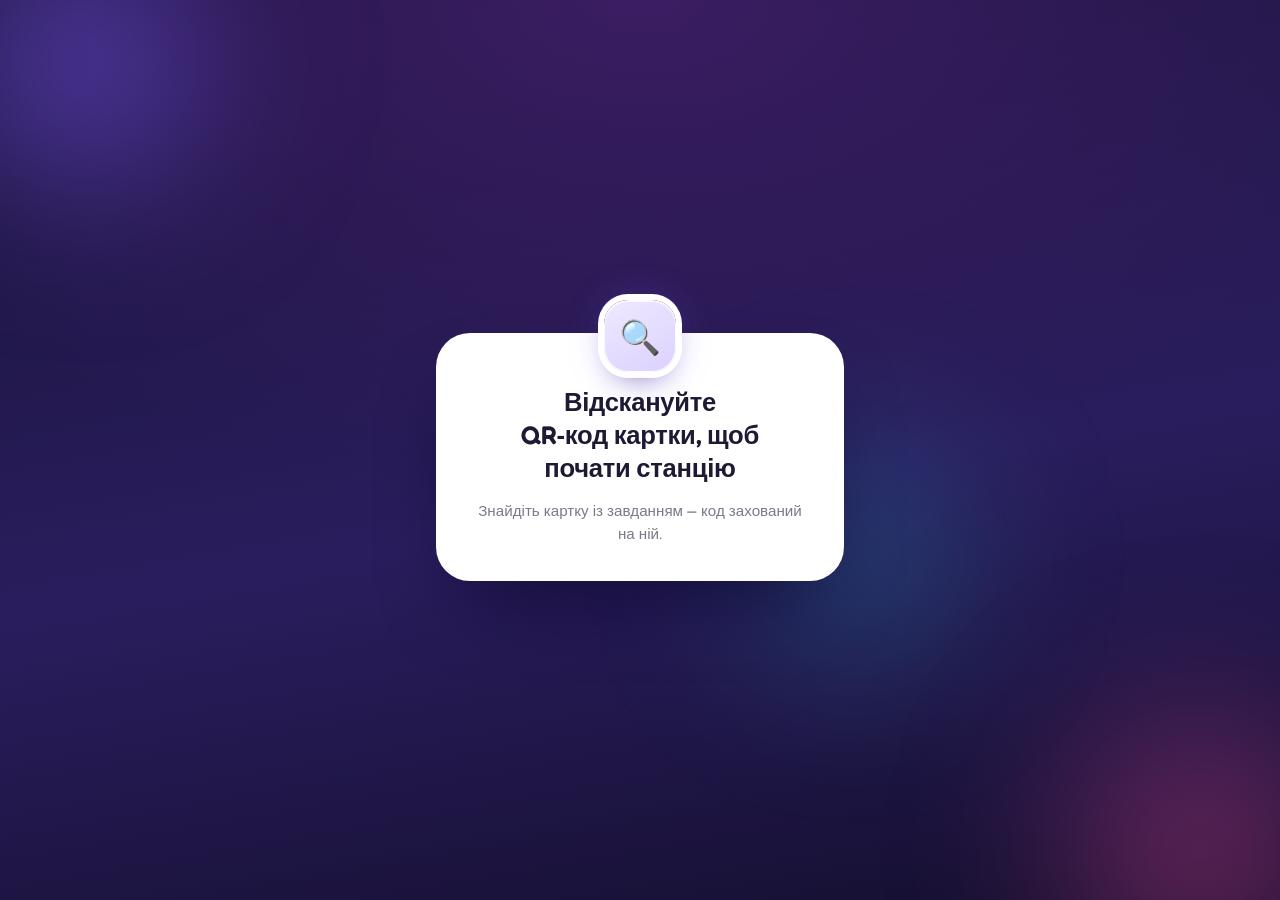
<file: index.html>
<!DOCTYPE html>
<html lang="uk">
<head>
<meta charset="UTF-8">
<meta name="viewport" content="width=device-width, initial-scale=1, maximum-scale=1">
<meta name="theme-color" content="#1b1640">
<title>Врятуй школу — математичний квест</title>
<link rel="icon" href="data:image/svg+xml,<svg xmlns='http://www.w3.org/2000/svg' viewBox='0 0 100 100'><text y='.9em' font-size='90'>👾</text></svg>">
<link rel="preconnect" href="https://fonts.googleapis.com">
<link rel="preconnect" href="https://fonts.gstatic.com" crossorigin>
<link href="https://fonts.googleapis.com/css2?family=Fredoka:wght@400;500;600;700&display=swap" rel="stylesheet">
<link rel="stylesheet" href="style.css">
</head>
<body>

<div class="aurora aurora--one" aria-hidden="true"></div>
<div class="aurora aurora--two" aria-hidden="true"></div>
<div class="aurora aurora--three" aria-hidden="true"></div>

<main id="stage-screen" class="screen" hidden>
  <div class="card">
    <div class="badge-wrap">
      <div id="stage-icon" class="icon-badge"></div>
    </div>
    <div id="progress-dots" class="progress-dots"></div>
    <h1 id="stage-title" class="stage-title"></h1>
    <p id="fields-hint" class="fields-hint"></p>

    <div id="inputs-area" class="inputs-area"></div>

    <div id="feedback" class="feedback" hidden></div>
  </div>

  <button id="submit-btn" type="button" class="submit-btn" aria-label="Проверить ответ">
    <svg viewBox="0 0 24 24" width="30" height="30" fill="none" stroke="currentColor" stroke-width="3" stroke-linecap="round" stroke-linejoin="round">
      <path d="M4 12.5L9.5 18L20 6"/>
    </svg>
  </button>
</main>

<section id="success-screen" class="screen" hidden>
  <div class="card card--final">
    <div class="badge-wrap badge-wrap--green">
      <div class="icon-badge icon-badge--green">✅</div>
    </div>
    <div id="success-dots" class="progress-dots"></div>
    <h1 class="stage-title stage-title--green">Правильно!</h1>
    <p id="success-hint" class="next-step"></p>

    <div class="location">
      <span class="location-pin">📍</span>
      <span class="location-body">
        <span class="location-label">Куди бігти далі</span>
        <span id="success-riddle" class="location-riddle"></span>
        <button id="success-reveal" class="reveal" type="button">
          <span class="place-icon">
            <span class="place-icon-locked">🔒</span>
            <span id="success-place-icon" class="place-icon-open"></span>
          </span>
          <span class="reveal-mask"><span id="success-location" class="reveal-text"></span></span>
          <span class="reveal-hint">натисніть, щоб розблокувати</span>
        </button>
      </span>
    </div>

    <p class="card-note">На місці знайдіть картку та відскануйте її QR&#8209;код.</p>
  </div>
</section>

<section id="no-stage-screen" class="screen" hidden>
  <div class="card">
    <div class="badge-wrap">
      <div class="icon-badge">🔍</div>
    </div>
    <h1 class="stage-title">Відскануйте QR&#8209;код картки, щоб почати станцію</h1>
    <p class="card-note">Знайдіть картку із завданням — код захований на ній.</p>
  </div>
</section>

<section id="final-screen" class="screen" hidden>
  <div class="confetti" aria-hidden="true">
    <span></span><span></span><span></span><span></span><span></span>
    <span></span><span></span><span></span><span></span><span></span>
  </div>
  <div class="card card--final">
    <div class="badge-wrap badge-wrap--gold">
      <div class="icon-badge icon-badge--gold">🏆</div>
    </div>
    <h1 class="stage-title stage-title--gold">Місію завершено!</h1>
    <p class="card-note">Усі чотири станції та Boss Fight пройдено — школу врятовано.</p>
    <p id="final-hint" class="final-hint"></p>

    <div class="location location--gold">
      <span class="location-pin">🏁</span>
      <span class="location-body">
        <span class="location-label">Фінальна точка</span>
        <span id="final-riddle" class="location-riddle"></span>
        <button id="final-reveal" class="reveal" type="button">
          <span class="place-icon">
            <span class="place-icon-locked">🔒</span>
            <span id="final-place-icon" class="place-icon-open"></span>
          </span>
          <span class="reveal-mask"><span id="final-location" class="reveal-text"></span></span>
          <span class="reveal-hint">натисніть, щоб розблокувати</span>
        </button>
      </span>
    </div>
  </div>
</section>

<div id="gate" class="gate" hidden>
  <div class="gate-card" role="dialog" aria-modal="true" aria-labelledby="gate-task">
    <button id="gate-close" class="gate-close" type="button" aria-label="Закрити">×</button>
    <p class="gate-label">Розв'яжіть, щоб відкрити підказку</p>
    <p id="gate-task" class="gate-task"></p>
    <input id="gate-input" class="gate-input" type="number" inputmode="numeric" placeholder="?">
    <p id="gate-error" class="gate-error" hidden>Не те число — спробуйте ще раз</p>
    <button id="gate-submit" class="gate-submit" type="button">Відкрити</button>
  </div>
</div>

<script src="script.js" defer></script>
</body>
</html>
</file>
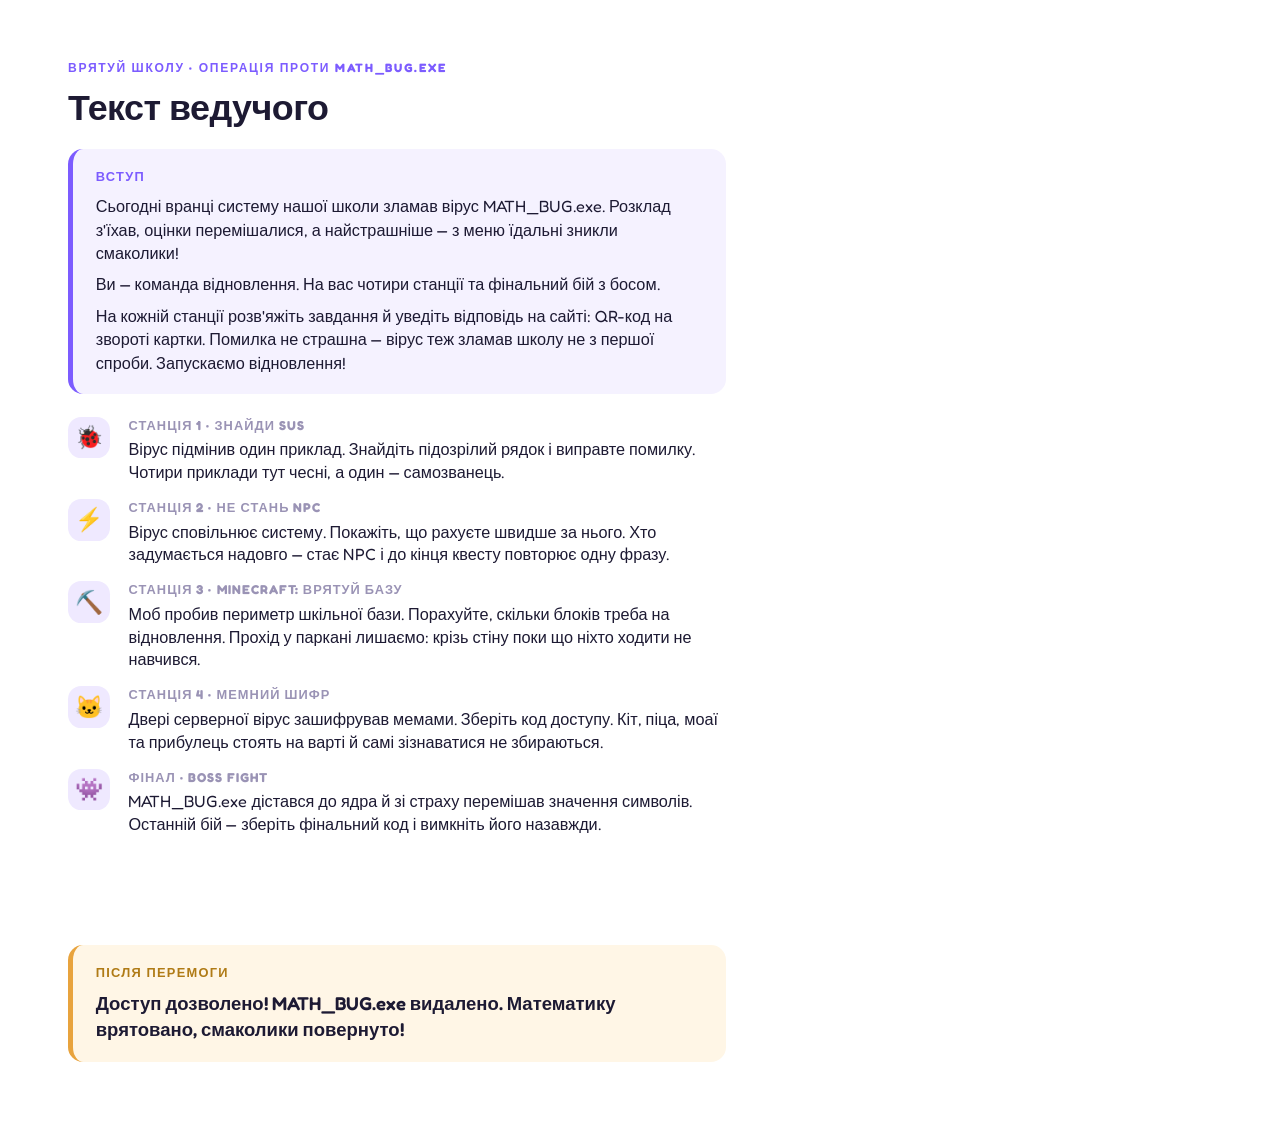
<file: host.html>
<!DOCTYPE html>
<html lang="uk">
<head>
<meta charset="UTF-8">
<title>Текст ведучого — Врятуй школу</title>
<link rel="preconnect" href="https://fonts.googleapis.com">
<link rel="preconnect" href="https://fonts.gstatic.com" crossorigin>
<link href="https://fonts.googleapis.com/css2?family=Fredoka:wght@400;500;600;700&display=swap" rel="stylesheet">
<style>
  @page { size: A4 portrait; margin: 0; }

  * { box-sizing: border-box; }

  body {
    margin: 0;
    font-family: "Fredoka", "Segoe UI", sans-serif;
    color: #1d1a33;
    -webkit-print-color-adjust: exact;
    print-color-adjust: exact;
  }

  .page {
    width: 210mm;
    height: 297mm;
    padding: 16mm 18mm;
    display: flex;
    flex-direction: column;
  }

  .kicker {
    font-size: 3.2mm;
    font-weight: 700;
    letter-spacing: 0.14em;
    text-transform: uppercase;
    color: #7c5cff;
  }

  h1 {
    margin: 3mm 0 0;
    font-size: 9.5mm;
    font-weight: 600;
    line-height: 1.1;
    letter-spacing: -0.015em;
  }

  .intro {
    margin-top: 6mm;
    padding: 5mm 6mm;
    border-radius: 4mm;
    background: #f5f2ff;
    border-left: 1.4mm solid #7c5cff;
  }

  .intro .label {
    font-size: 3.4mm;
    font-weight: 700;
    letter-spacing: 0.1em;
    text-transform: uppercase;
    color: #7c5cff;
    margin-bottom: 3mm;
  }

  .intro p {
    margin: 0;
    font-size: 4.3mm;
    line-height: 1.45;
  }

  .intro p + p { margin-top: 2mm; }

  .steps { margin-top: 6mm; display: grid; gap: 4mm; }

  .step {
    display: flex;
    align-items: flex-start;
    gap: 5mm;
  }

  .step .icon {
    flex-shrink: 0;
    width: 11mm;
    height: 11mm;
    display: grid;
    place-items: center;
    border-radius: 3.5mm;
    background: #efe9ff;
    font-size: 6mm;
    line-height: 1;
  }

  .step .name {
    font-size: 3.4mm;
    font-weight: 700;
    letter-spacing: 0.08em;
    text-transform: uppercase;
    color: #9a93b5;
    margin-bottom: 1.5mm;
  }

  .step .say {
    font-size: 4.3mm;
    line-height: 1.4;
  }

  .win {
    margin-top: auto;
    padding: 5mm 6mm;
    border-radius: 4mm;
    background: #fff6e6;
    border-left: 1.4mm solid #e8a33d;
  }

  .win .label {
    font-size: 3.4mm;
    font-weight: 700;
    letter-spacing: 0.1em;
    text-transform: uppercase;
    color: #b07b16;
    margin-bottom: 3mm;
  }

  .win p {
    margin: 0;
    font-size: 4.9mm;
    font-weight: 600;
    line-height: 1.4;
  }
</style>
</head>
<body>

<div class="page">
  <div class="kicker">Врятуй школу · операція проти MATH_BUG.exe</div>
  <h1>Текст ведучого</h1>

  <div class="intro">
    <div class="label">Вступ</div>
    <p>Сьогодні вранці систему нашої школи зламав вірус MATH_BUG.exe. Розклад з'їхав, оцінки перемішалися, а найстрашніше — з меню їдальні зникли смаколики!</p>
    <p>Ви — команда відновлення. На вас чотири станції та фінальний бій з босом.</p>
    <p>На кожній станції розв'яжіть завдання й уведіть відповідь на сайті: QR-код на звороті картки. Помилка не страшна — вірус теж зламав школу не з першої спроби. Запускаємо відновлення!</p>
  </div>

  <div class="steps">
    <div class="step">
      <div class="icon">🐞</div>
      <div>
        <div class="name">Станція 1 · Знайди SUS</div>
        <div class="say">Вірус підмінив один приклад. Знайдіть підозрілий рядок і виправте помилку. Чотири приклади тут чесні, а один — самозванець.</div>
      </div>
    </div>

    <div class="step">
      <div class="icon">⚡</div>
      <div>
        <div class="name">Станція 2 · Не стань NPC</div>
        <div class="say">Вірус сповільнює систему. Покажіть, що рахуєте швидше за нього. Хто задумається надовго — стає NPC і до кінця квесту повторює одну фразу.</div>
      </div>
    </div>

    <div class="step">
      <div class="icon">⛏️</div>
      <div>
        <div class="name">Станція 3 · Minecraft: врятуй базу</div>
        <div class="say">Моб пробив периметр шкільної бази. Порахуйте, скільки блоків треба на відновлення. Прохід у паркані лишаємо: крізь стіну поки що ніхто ходити не навчився.</div>
      </div>
    </div>

    <div class="step">
      <div class="icon">🐱</div>
      <div>
        <div class="name">Станція 4 · Мемний шифр</div>
        <div class="say">Двері серверної вірус зашифрував мемами. Зберіть код доступу. Кіт, піца, моаї та прибулець стоять на варті й самі зізнаватися не збираються.</div>
      </div>
    </div>

    <div class="step">
      <div class="icon">👾</div>
      <div>
        <div class="name">Фінал · Boss Fight</div>
        <div class="say">MATH_BUG.exe дістався до ядра й зі страху перемішав значення символів. Останній бій — зберіть фінальний код і вимкніть його назавжди.</div>
      </div>
    </div>
  </div>

  <div class="win">
    <div class="label">Після перемоги</div>
    <p>Доступ дозволено! MATH_BUG.exe видалено. Математику врятовано, смаколики повернуто!</p>
  </div>
</div>

</body>
</html>
</file>
<file: style.css>
:root {
  --night-1: #171336;
  --night-2: #2a1d5e;
  --night-3: #3b1d63;
  --ink: #1d1a33;
  --ink-soft: rgba(29, 26, 51, 0.58);
  --accent: #7c5cff;
  --accent-2: #b14bf4;
  --accent-soft: #c4b5fd;
  --field-bg: #f4f1ff;
  --field-border: #ddd5f7;
  --success-bg: #e6f8ee;
  --success-text: #11854f;
  --success-line: #7ed3a6;
  --fail-bg: #fdeceb;
  --fail-text: #d4493c;
  --fail-line: #f0a79e;
  --neutral-bg: #fff6e2;
  --neutral-text: #a9771a;
  --btn-size: 72px;
  --radius-xl: 34px;
  --radius-lg: 20px;
}

* {
  box-sizing: border-box;
}

html, body {
  margin: 0;
  padding: 0;
  min-height: 100%;
}

/* Колір самого html: саме його видно, коли сторінку «відтягують»
   за край (overscroll), інакше там світиться біле тло. */
html {
  background-color: var(--night-1);
}

body {
  position: relative;
  min-height: 100dvh;
  font-family: "Fredoka", "Segoe UI", sans-serif;
  color: var(--ink);
  background:
    radial-gradient(120% 90% at 50% 0%, var(--night-3), transparent 60%),
    linear-gradient(170deg, var(--night-1), var(--night-2) 55%, #140f2e);
  background-attachment: fixed;
  overflow-x: hidden;
}

.aurora {
  position: fixed;
  border-radius: 50%;
  filter: blur(80px);
  z-index: 0;
  pointer-events: none;
  animation: drift 14s ease-in-out infinite;
}

.aurora--one {
  width: 340px;
  height: 340px;
  top: -110px;
  left: -90px;
  background: radial-gradient(circle, rgba(124, 92, 255, 0.75), transparent 70%);
}

.aurora--two {
  width: 380px;
  height: 380px;
  bottom: -140px;
  right: -110px;
  background: radial-gradient(circle, rgba(236, 72, 153, 0.55), transparent 70%);
  animation-delay: -5s;
}

.aurora--three {
  width: 300px;
  height: 300px;
  top: 45%;
  left: 55%;
  background: radial-gradient(circle, rgba(34, 211, 238, 0.35), transparent 70%);
  animation-delay: -9s;
}

.screen {
  position: relative;
  z-index: 1;
  min-height: 100dvh;
  width: 100%;
  display: flex;
  flex-direction: column;
  align-items: center;
  gap: 26px;
  padding: 46px 20px max(32px, env(safe-area-inset-bottom));
  overflow-y: auto;
}

/* Центрирует содержимое, но при нехватке высоты отступы схлопываются,
   и ничего не обрезается — в отличие от justify-content: center. */
.screen::before,
.screen::after {
  content: "";
  margin: auto;
}

.screen > * {
  flex-shrink: 0;
}

.screen[hidden] {
  display: none;
}

.card {
  position: relative;
  z-index: 1;
  width: 100%;
  max-width: 372px;
  background: #ffffff;
  border: 1px solid rgba(255, 255, 255, 0.7);
  border-radius: var(--radius-xl);
  box-shadow:
    0 40px 80px -32px rgba(10, 4, 40, 0.75),
    0 2px 0 rgba(255, 255, 255, 0.9) inset;
  padding: 56px 26px 30px;
  display: flex;
  flex-direction: column;
  align-items: center;
  text-align: center;
  gap: 16px;
  animation: rise-in 0.5s cubic-bezier(0.22, 1, 0.36, 1);
}

.badge-wrap {
  position: absolute;
  top: -34px;
  left: 50%;
  transform: translateX(-50%);
}

.badge-wrap::after {
  content: "";
  position: absolute;
  inset: 6px;
  border-radius: 50%;
  background: var(--accent);
  filter: blur(22px);
  opacity: 0.5;
  z-index: -1;
}

.badge-wrap--gold::after {
  background: #f5a623;
  opacity: 0.55;
}

.badge-wrap--green::after {
  background: #22c55e;
  opacity: 0.5;
}

.icon-badge {
  width: 72px;
  height: 72px;
  border-radius: 24px;
  display: flex;
  align-items: center;
  justify-content: center;
  font-size: 2.1rem;
  background: linear-gradient(150deg, #efe9ff, #dcd1ff);
  border: 1px solid rgba(255, 255, 255, 0.85);
  box-shadow:
    0 0 0 6px #ffffff,
    0 16px 30px -14px rgba(60, 30, 140, 0.65),
    0 1px 0 rgba(255, 255, 255, 0.9) inset;
}

.icon-badge--gold {
  background: linear-gradient(150deg, #fff3dc, #ffe0ab);
}

.icon-badge--green {
  background: linear-gradient(150deg, #e4fbee, #c4f3d8);
  animation: badge-pop 0.5s cubic-bezier(0.34, 1.56, 0.64, 1);
}

.progress-dots {
  display: flex;
  align-items: center;
  gap: 7px;
  margin-top: 4px;
}

.dot {
  width: 7px;
  height: 7px;
  border-radius: 50%;
  background: #ded7f2;
  transition: all 0.28s cubic-bezier(0.22, 1, 0.36, 1);
}

.dot.done {
  background: var(--accent);
}

.dot.current {
  width: 22px;
  border-radius: 4px;
  background: linear-gradient(90deg, var(--accent), var(--accent-2));
}

.stage-title {
  font-size: clamp(1.35rem, 6vw, 1.6rem);
  font-weight: 600;
  line-height: 1.28;
  letter-spacing: -0.01em;
  margin: 0;
  color: var(--ink);
  text-wrap: balance;
}

.fields-hint {
  margin: -6px 0 0;
  font-size: 0.92rem;
  line-height: 1.35;
  color: var(--ink-soft);
  text-wrap: pretty;
}

.card-note {
  font-size: 0.95rem;
  line-height: 1.5;
  margin: 0;
  color: var(--ink-soft);
}

.inputs-area {
  width: 100%;
  display: flex;
  flex-wrap: wrap;
  justify-content: center;
  gap: 12px;
  margin-top: 4px;
}

.inputs-area--compact {
  gap: 10px;
}

.inputs-area--compact .input-field {
  flex: 1 1 72px;
  min-width: 72px;
  max-width: 104px;
  gap: 5px;
}

.inputs-area--compact .input-field label {
  font-size: 0.68rem;
  padding: 2px 9px;
}

.inputs-area--compact .input-field input {
  font-size: 1.35rem;
  padding: 11px 4px;
  border-radius: 15px;
}

.input-field {
  flex: 1 1 100px;
  display: flex;
  flex-direction: column;
  align-items: stretch;
  gap: 8px;
  min-width: 92px;
}

.input-field label {
  align-self: center;
  font-size: 0.78rem;
  font-weight: 600;
  letter-spacing: 0.06em;
  text-transform: uppercase;
  color: var(--accent);
  background: #f2eeff;
  border-radius: 999px;
  padding: 3px 12px;
}

.input-field input {
  width: 100%;
  font-family: inherit;
  font-size: clamp(1.7rem, 7vw, 2.1rem);
  font-weight: 600;
  text-align: center;
  padding: 16px 8px;
  border-radius: var(--radius-lg);
  border: 1.5px solid var(--field-border);
  background: var(--field-bg);
  color: var(--ink);
  box-shadow: 0 2px 6px -2px rgba(29, 26, 51, 0.08) inset;
  transition: border-color 0.2s ease, box-shadow 0.2s ease, background 0.2s ease, color 0.2s ease;
  -moz-appearance: textfield;
}

.input-field input::placeholder {
  color: #b0a6d6;
  font-weight: 500;
  opacity: 1;
}

.input-field input::-webkit-outer-spin-button,
.input-field input::-webkit-inner-spin-button {
  -webkit-appearance: none;
  margin: 0;
}

.input-field input:focus {
  outline: none;
  background: #ffffff;
  border-color: var(--accent);
  box-shadow: 0 0 0 4px rgba(124, 92, 255, 0.18);
}

.input-field input.correct {
  border-color: var(--success-line);
  background: var(--success-bg);
  color: var(--success-text);
}

.input-field input.incorrect {
  border-color: var(--fail-line);
  background: var(--fail-bg);
  color: var(--fail-text);
  animation: shake 0.4s ease-in-out;
}

.feedback {
  width: 100%;
  display: flex;
  align-items: flex-start;
  gap: 10px;
  padding: 14px 16px;
  border-radius: var(--radius-lg);
  font-size: 0.95rem;
  font-weight: 500;
  line-height: 1.45;
  text-align: left;
  animation: rise-in 0.3s cubic-bezier(0.22, 1, 0.36, 1);
}

.feedback[hidden] {
  display: none;
}

.feedback-icon {
  flex-shrink: 0;
  font-size: 1.05rem;
  line-height: 1.5;
}

.feedback.success {
  background: var(--success-bg);
  color: var(--success-text);
  box-shadow: inset 3px 0 0 var(--success-line);
}

.feedback.fail {
  background: var(--fail-bg);
  color: var(--fail-text);
  box-shadow: inset 3px 0 0 var(--fail-line);
}

.feedback.neutral {
  background: var(--neutral-bg);
  color: var(--neutral-text);
  box-shadow: inset 3px 0 0 #f0cd7a;
}

.stage-title--gold {
  background: linear-gradient(100deg, #a86a12, #e8a33d 55%, #c07d1c);
  -webkit-background-clip: text;
  background-clip: text;
  color: transparent;
}

.stage-title--green {
  background: linear-gradient(100deg, #0f8450, #2fbd7a 55%, #159b60);
  -webkit-background-clip: text;
  background-clip: text;
  color: transparent;
}

.final-hint {
  width: 100%;
  font-size: 1.02rem;
  font-weight: 500;
  line-height: 1.5;
  margin: 4px 0 0;
  padding: 16px 18px;
  border-radius: var(--radius-lg);
  background: linear-gradient(145deg, #fff6e4, #ffeccd);
  box-shadow: inset 3px 0 0 #f0b94e;
  color: #8a5a12;
}

.next-step {
  width: 100%;
  margin: 2px 0 0;
  font-size: 1.12rem;
  font-weight: 500;
  line-height: 1.5;
  letter-spacing: -0.005em;
  color: var(--ink);
  text-wrap: pretty;
}

.next-step::before {
  content: "";
  display: block;
  width: 54px;
  height: 3px;
  margin: 0 auto 18px;
  border-radius: 3px;
  background: linear-gradient(90deg, var(--success-line), var(--accent-soft));
}

.location {
  width: 100%;
  display: flex;
  flex-direction: column;
  align-items: center;
  gap: 10px;
  padding: 16px 15px 14px;
  border-radius: var(--radius-lg);
  background: linear-gradient(145deg, #f4f0ff, #eae3ff);
  border: 1px solid #e2dafa;
  text-align: center;
}

.location--gold {
  background: linear-gradient(145deg, #fff7e8, #ffecd0);
  border-color: #f6ddb2;
}

.location-pin {
  flex-shrink: 0;
  width: 38px;
  height: 38px;
  display: grid;
  place-items: center;
  border-radius: 50%;
  background: #ffffff;
  font-size: 1.05rem;
  line-height: 1;
  box-shadow: 0 5px 12px -5px rgba(76, 60, 140, 0.5);
}

/* До розгадки — замок; іконка самого місця з'являється лише
   після розкриття, інакше вона видала б відповідь. */
.place-icon {
  width: 36px;
  height: 36px;
  display: grid;
  place-items: center;
  border-radius: 50%;
  background: #e4dbff;
  border: 1px solid #d3c6fb;
  font-size: 1.05rem;
  line-height: 1;
}

.location--gold .place-icon {
  background: #ffe6bd;
  border-color: #f5d49a;
}

.place-icon-open {
  display: none;
}

.reveal.revealed .place-icon-locked {
  display: none;
}

.reveal.revealed .place-icon-open {
  display: block;
  animation: badge-pop 0.45s cubic-bezier(0.34, 1.56, 0.64, 1) 0.2s both;
}

.location-body {
  width: 100%;
  display: flex;
  flex-direction: column;
  align-items: center;
  gap: 4px;
  min-width: 0;
}

.location-label {
  font-size: 0.68rem;
  font-weight: 600;
  letter-spacing: 0.09em;
  text-transform: uppercase;
  color: var(--accent);
}

.location--gold .location-label {
  color: #b07b16;
}

.location-riddle {
  font-size: 0.95rem;
  font-weight: 500;
  line-height: 1.4;
  color: var(--ink);
  text-wrap: pretty;
  margin-bottom: 8px;
}

.reveal {
  display: flex;
  width: 100%;
  flex-direction: column;
  align-items: center;
  gap: 9px;
  padding: 13px 12px 11px;
  border: none;
  border-radius: 14px;
  background: #ffffff;
  font: inherit;
  text-align: center;
  cursor: pointer;
}

.reveal-mask {
  --px-h: 252;
  --px-s: 92%;
  position: relative;
  display: block;
  width: 100%;
  padding: 3px 0;
  overflow: hidden;
  text-align: center;
}

.location--gold .reveal-mask {
  --px-h: 38;
  --px-s: 88%;
}

.pixel-grid {
  position: absolute;
  inset: 0;
  display: grid;
  grid-template-columns: repeat(var(--cols), 1fr);
  grid-template-rows: repeat(var(--rows), 1fr);
  gap: 1px;
  pointer-events: none;
}

/* Кожен піксель світиться сам: власний відтінок, радіус сяйва,
   тривалість і фаза пульсації. --e гасить пікселі до країв блоку. */
.px {
  opacity: var(--e);
  background: hsl(var(--px-h) var(--px-s) var(--l));
  animation: px-glow var(--dur) ease-in-out infinite;
  animation-delay: var(--d);
  transition: opacity 0.42s ease, transform 0.42s cubic-bezier(0.34, 1.56, 0.64, 1);
}

.reveal.revealed .px {
  animation: none;
  opacity: 0;
  transform: scale(0.2) translateY(-3px);
  transition-delay: var(--i);
}

@keyframes px-glow {
  0%, 100% {
    filter: brightness(0.72);
    box-shadow: 0 0 calc(var(--g) * 0.35) hsl(var(--px-h) var(--px-s) var(--l));
  }
  50% {
    filter: brightness(1.3);
    box-shadow: 0 0 var(--g) hsl(var(--px-h) var(--px-s) var(--l));
  }
}

/* Поки відповідь закрита, текст повністю невидимий — інакше він
   просвічує крізь прозорі пікселі по краях і бруднить згасання. */
.reveal-text {
  display: inline-block;
  font-size: 1.05rem;
  font-weight: 700;
  line-height: 1.3;
  color: var(--ink);
  opacity: 0;
  filter: blur(5px);
  transition: opacity 0.4s ease, filter 0.5s cubic-bezier(0.22, 1, 0.36, 1);
}

.reveal.revealed .reveal-text {
  opacity: 1;
  filter: none;
  transition-delay: 0.18s;
}

.reveal-hint {
  max-height: 20px;
  overflow: hidden;
  font-size: 0.72rem;
  font-weight: 500;
  color: var(--accent);
  transition: opacity 0.25s ease, max-height 0.35s ease 0.25s, margin-top 0.35s ease 0.25s;
}

.location--gold .reveal-hint {
  color: #b07b16;
}

/* Схлопуємо підпис разом із flex-gap, щоб під відповіддю
   не лишалося порожнечі. */
.reveal.revealed .reveal-hint {
  opacity: 0;
  max-height: 0;
  margin-top: -9px;
}


.card--final {
  padding-bottom: 32px;
}

.confetti {
  position: fixed;
  inset: 0;
  z-index: 0;
  pointer-events: none;
  overflow: hidden;
}

.confetti span {
  position: absolute;
  top: -12%;
  width: 8px;
  height: 13px;
  border-radius: 2px;
  opacity: 0.85;
  animation: fall 4.2s linear infinite;
}

.confetti span:nth-child(1)  { left: 6%;  background: #ffd166; animation-delay: 0s;    }
.confetti span:nth-child(2)  { left: 16%; background: #ef476f; animation-delay: 0.5s;  }
.confetti span:nth-child(3)  { left: 27%; background: #06d6a0; animation-delay: 1.1s;  }
.confetti span:nth-child(4)  { left: 38%; background: #a78bfa; animation-delay: 0.3s;  }
.confetti span:nth-child(5)  { left: 48%; background: #4cc9f0; animation-delay: 1.6s;  }
.confetti span:nth-child(6)  { left: 59%; background: #ffd166; animation-delay: 0.9s;  }
.confetti span:nth-child(7)  { left: 68%; background: #ef476f; animation-delay: 2.1s;  }
.confetti span:nth-child(8)  { left: 78%; background: #06d6a0; animation-delay: 0.2s;  }
.confetti span:nth-child(9)  { left: 87%; background: #a78bfa; animation-delay: 1.4s;  }
.confetti span:nth-child(10) { left: 94%; background: #4cc9f0; animation-delay: 2.6s;  }

@keyframes fall {
  0%   { transform: translateY(0) rotate(0deg); opacity: 0; }
  10%  { opacity: 0.9; }
  100% { transform: translateY(115vh) rotate(540deg); opacity: 0.9; }
}

.submit-btn {
  width: var(--btn-size);
  height: var(--btn-size);
  flex-shrink: 0;
  border-radius: 50%;
  border: 1px solid rgba(255, 255, 255, 0.28);
  background: linear-gradient(150deg, var(--accent), var(--accent-2));
  color: #fff;
  display: flex;
  align-items: center;
  justify-content: center;
  box-shadow:
    0 18px 34px -12px rgba(124, 92, 255, 0.8),
    0 1px 0 rgba(255, 255, 255, 0.35) inset;
  cursor: pointer;
  transition: transform 0.16s cubic-bezier(0.22, 1, 0.36, 1), box-shadow 0.16s ease, filter 0.16s ease;
}

.submit-btn[hidden] {
  display: none;
}

.submit-btn:hover {
  filter: brightness(1.06);
  transform: translateY(-2px);
}

.submit-btn:active {
  transform: scale(0.92);
  box-shadow: 0 8px 18px -8px rgba(124, 92, 255, 0.8);
}

.gate {
  position: fixed;
  inset: 0;
  z-index: 10;
  display: flex;
  align-items: center;
  justify-content: center;
  padding: 24px 20px;
  background: rgba(16, 11, 42, 0.62);
  backdrop-filter: blur(6px);
  -webkit-backdrop-filter: blur(6px);
  animation: fade-in 0.2s ease-out;
}

.gate[hidden] {
  display: none;
}

.gate-card {
  position: relative;
  width: 100%;
  max-width: 320px;
  padding: 30px 24px 24px;
  border-radius: var(--radius-xl);
  background: #ffffff;
  box-shadow: 0 30px 60px -24px rgba(10, 4, 40, 0.8);
  display: flex;
  flex-direction: column;
  align-items: center;
  text-align: center;
  gap: 14px;
  animation: rise-in 0.3s cubic-bezier(0.22, 1, 0.36, 1);
}

.gate-close {
  position: absolute;
  top: 10px;
  right: 12px;
  width: 32px;
  height: 32px;
  border: none;
  border-radius: 50%;
  background: transparent;
  color: var(--ink-soft);
  font-family: inherit;
  font-size: 1.5rem;
  line-height: 1;
  cursor: pointer;
}

.gate-close:hover {
  background: #f3f0fc;
}

.gate-label {
  margin: 0;
  font-size: 0.72rem;
  font-weight: 600;
  letter-spacing: 0.08em;
  text-transform: uppercase;
  color: var(--accent);
}

.gate-task {
  margin: 0;
  font-size: 2rem;
  font-weight: 600;
  letter-spacing: 0.01em;
}

.gate-input {
  width: 100%;
  font-family: inherit;
  font-size: 1.8rem;
  font-weight: 600;
  text-align: center;
  padding: 12px 8px;
  border-radius: var(--radius-lg);
  border: 1.5px solid var(--field-border);
  background: var(--field-bg);
  color: var(--ink);
  transition: border-color 0.2s ease, box-shadow 0.2s ease;
  -moz-appearance: textfield;
}

.gate-input::-webkit-outer-spin-button,
.gate-input::-webkit-inner-spin-button {
  -webkit-appearance: none;
  margin: 0;
}

.gate-input::placeholder {
  color: #b0a6d6;
}

.gate-input:focus {
  outline: none;
  background: #fff;
  border-color: var(--accent);
  box-shadow: 0 0 0 4px rgba(124, 92, 255, 0.16);
}

.gate-input.wrong {
  border-color: var(--fail-line);
  background: var(--fail-bg);
  color: var(--fail-text);
  animation: shake 0.4s ease-in-out;
}

.gate-error {
  margin: -4px 0 0;
  font-size: 0.88rem;
  font-weight: 500;
  color: var(--fail-text);
}

.gate-error[hidden] {
  display: none;
}

.gate-submit {
  width: 100%;
  padding: 14px 18px;
  border: none;
  border-radius: var(--radius-lg);
  font-family: inherit;
  font-size: 1rem;
  font-weight: 600;
  color: #fff;
  background: linear-gradient(150deg, var(--accent), var(--accent-2));
  box-shadow: 0 14px 26px -12px rgba(124, 92, 255, 0.8);
  cursor: pointer;
  transition: filter 0.15s ease, transform 0.15s ease;
}

.gate-submit:active {
  transform: scale(0.97);
}

@keyframes rise-in {
  from { opacity: 0; transform: translateY(14px) scale(0.98); }
  to { opacity: 1; transform: translateY(0) scale(1); }
}

@keyframes badge-pop {
  0% { transform: scale(0.5); opacity: 0; }
  100% { transform: scale(1); opacity: 1; }
}

@keyframes shake {
  0%, 100% { transform: translateX(0); }
  20% { transform: translateX(-7px); }
  40% { transform: translateX(7px); }
  60% { transform: translateX(-5px); }
  80% { transform: translateX(5px); }
}

@keyframes drift {
  0%, 100% { transform: translate(0, 0); }
  50% { transform: translate(22px, -18px); }
}

@media (min-width: 600px) {
  .card {
    max-width: 408px;
    padding: 52px 34px 34px;
  }
}

@media (max-height: 720px) {
  :root {
    --btn-size: 62px;
  }

  .screen {
    gap: 18px;
    padding-top: 44px;
  }

  .card {
    padding: 48px 22px 24px;
    gap: 12px;
  }

  .input-field input {
    padding: 12px 8px;
    font-size: 1.55rem;
  }
}

@media (prefers-reduced-motion: reduce) {
  .aurora,
  .card,
  .feedback,
  .confetti span,
  .px,
  .input-field input.incorrect {
    animation: none;
  }

  .confetti {
    display: none;
  }
}
</file>
